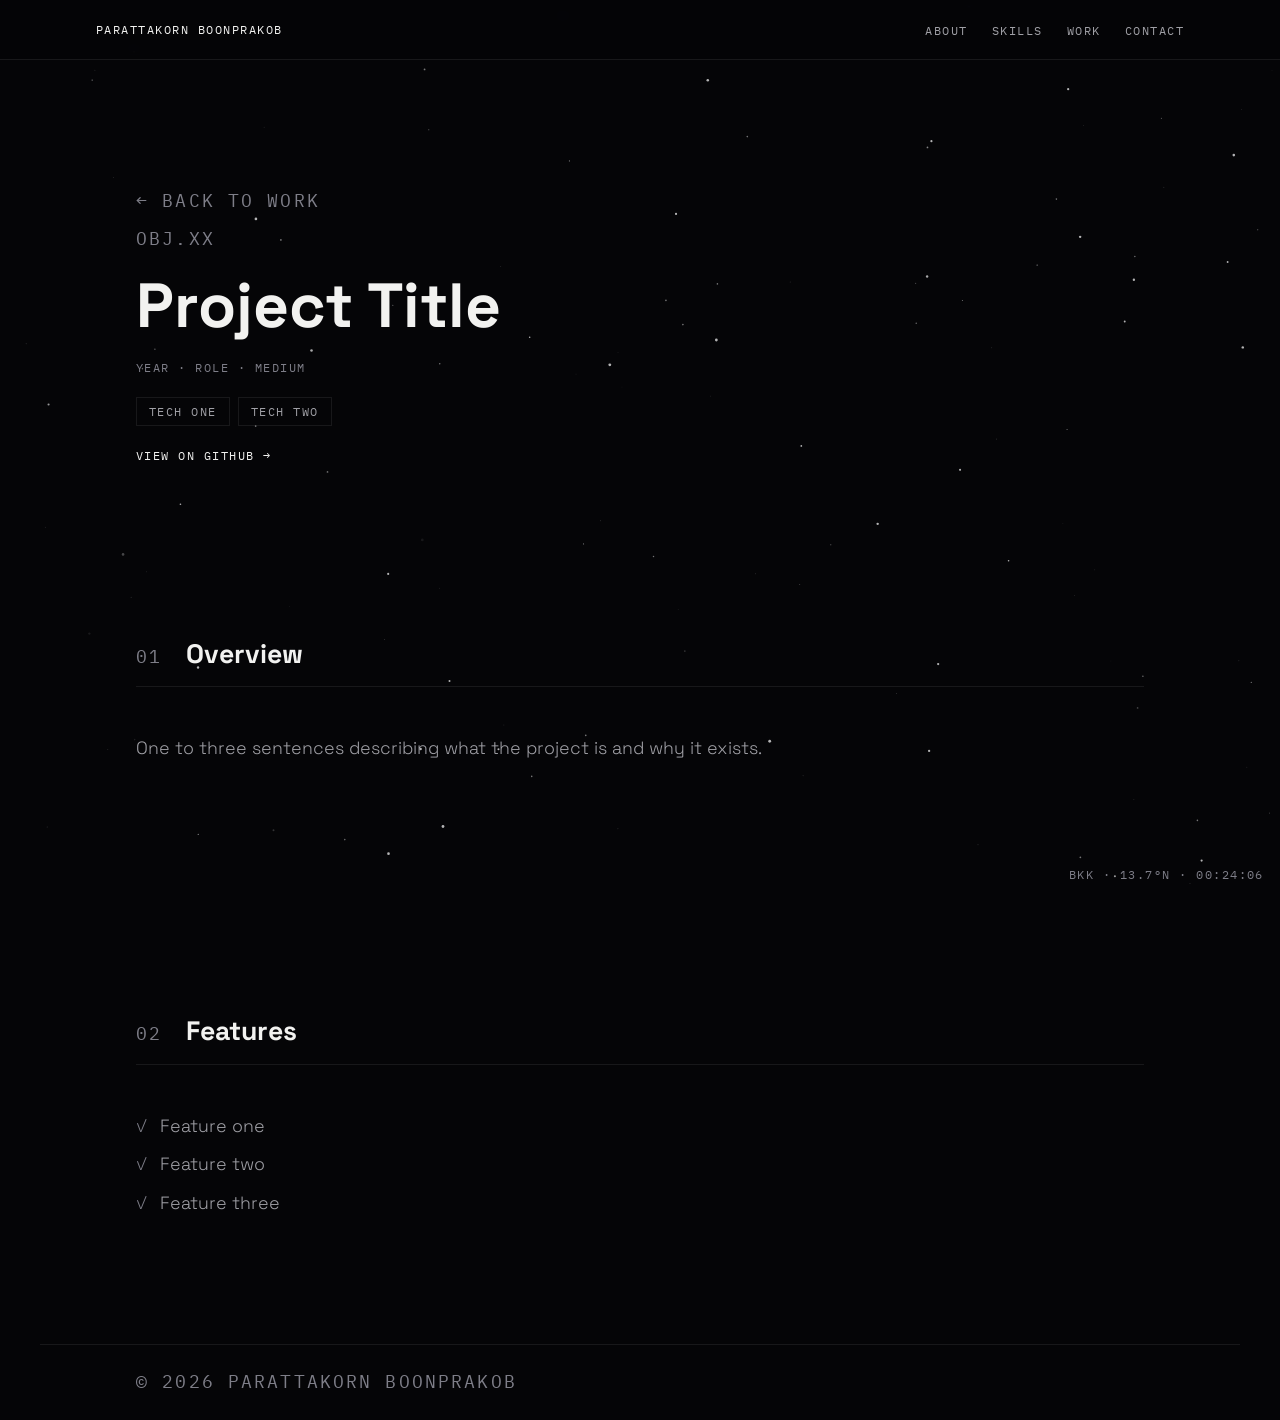
<file: work/_template.html>
<!doctype html>
<html lang="en">
<head>
  <meta charset="UTF-8">
  <meta name="viewport" content="width=device-width, initial-scale=1">
  <title>Project Title — Parattakorn Boonprakob</title>
  <meta name="description" content="One-line description of the project.">
  <meta name="theme-color" content="#050507">

  <link rel="icon" href="../assets/favicon/favicon.ico" sizes="32x32">
  <link rel="icon" href="../assets/favicon/favicon.svg" type="image/svg+xml">
  <link rel="apple-touch-icon" href="../assets/favicon/apple-touch-icon.png">

  <meta property="og:type" content="website">
  <meta property="og:title" content="Project Title — Parattakorn Boonprakob">
  <meta property="og:description" content="One-line description of the project.">
  <meta property="og:image" content="../assets/img/og-image.png">
  <meta name="twitter:card" content="summary_large_image">
  <meta name="twitter:title" content="Project Title — Parattakorn Boonprakob">
  <meta name="twitter:description" content="One-line description of the project.">
  <meta name="twitter:image" content="../assets/img/og-image.png">

  <script>document.documentElement.classList.add('js');</script>

  <link rel="preconnect" href="https://fonts.googleapis.com">
  <link rel="preconnect" href="https://fonts.gstatic.com" crossorigin>
  <link href="https://fonts.googleapis.com/css2?family=IBM+Plex+Mono:wght@400;500&family=Space+Grotesk:wght@300;500;700&display=swap" rel="stylesheet">

  <link rel="stylesheet" href="../assets/css/base.css">
  <link rel="stylesheet" href="../assets/css/layout.css">
  <link rel="stylesheet" href="../assets/css/components.css">
</head>
<body>
  <a class="skip-link mono" href="#main">Skip to content</a>

  <canvas id="starfield" class="starfield" aria-hidden="true"></canvas>

  <nav class="nav">
    <a class="nav__mark mono" href="../index.html"><span class="nav__mark-full">Parattakorn Boonprakob</span><span class="nav__mark-short">PB</span></a>
    <ul class="nav__links">
      <li><a class="nav__link mono" href="../index.html#about">About</a></li>
      <li><a class="nav__link mono" href="../index.html#skills">Skills</a></li>
      <li><a class="nav__link mono" href="../index.html#work">Work</a></li>
      <li><a class="nav__link mono" href="../index.html#contact">Contact</a></li>
    </ul>
  </nav>

  <main id="main">
    <section class="section project-hero reveal">
      <a class="back-link mono" href="../index.html#work">&larr; Back to Work</a>
      <span class="card__id mono">OBJ.XX</span>
      <h1 class="project-hero__title">Project Title</h1>
      <p class="card__meta mono">YEAR · ROLE · MEDIUM</p>
      <ul class="project-tags">
        <li class="tag mono">Tech One</li>
        <li class="tag mono">Tech Two</li>
      </ul>
      <a class="card__link mono" href="https://github.com/BackDooreDCIT/REPO" target="_blank" rel="noopener">View on GitHub</a>
    </section>

    <section class="section reveal">
      <div class="section__head">
        <span class="section__num mono">01</span>
        <h2>Overview</h2>
      </div>
      <div class="section__body">
        <p>One to three sentences describing what the project is and why it exists.</p>
      </div>
      <!-- <img class="project-image" src="../assets/img/REPO/preview.png" alt="Describe what the screenshot shows" width="1366" height="768" loading="lazy"> -->
    </section>

    <section class="section reveal">
      <div class="section__head">
        <span class="section__num mono">02</span>
        <h2>Features</h2>
      </div>
      <ul class="feature-list">
        <li>Feature one</li>
        <li>Feature two</li>
        <li>Feature three</li>
      </ul>
    </section>

    <footer class="site-footer mono">
      <p>&copy; 2026 Parattakorn Boonprakob</p>
    </footer>
  </main>

  <p class="coord-readout mono">BKK · 13.7°N · <span id="bkk-time"></span></p>

  <script src="../assets/js/starfield.js" defer></script>
  <script src="../assets/js/site.js" defer></script>
</body>
</html>
</file>
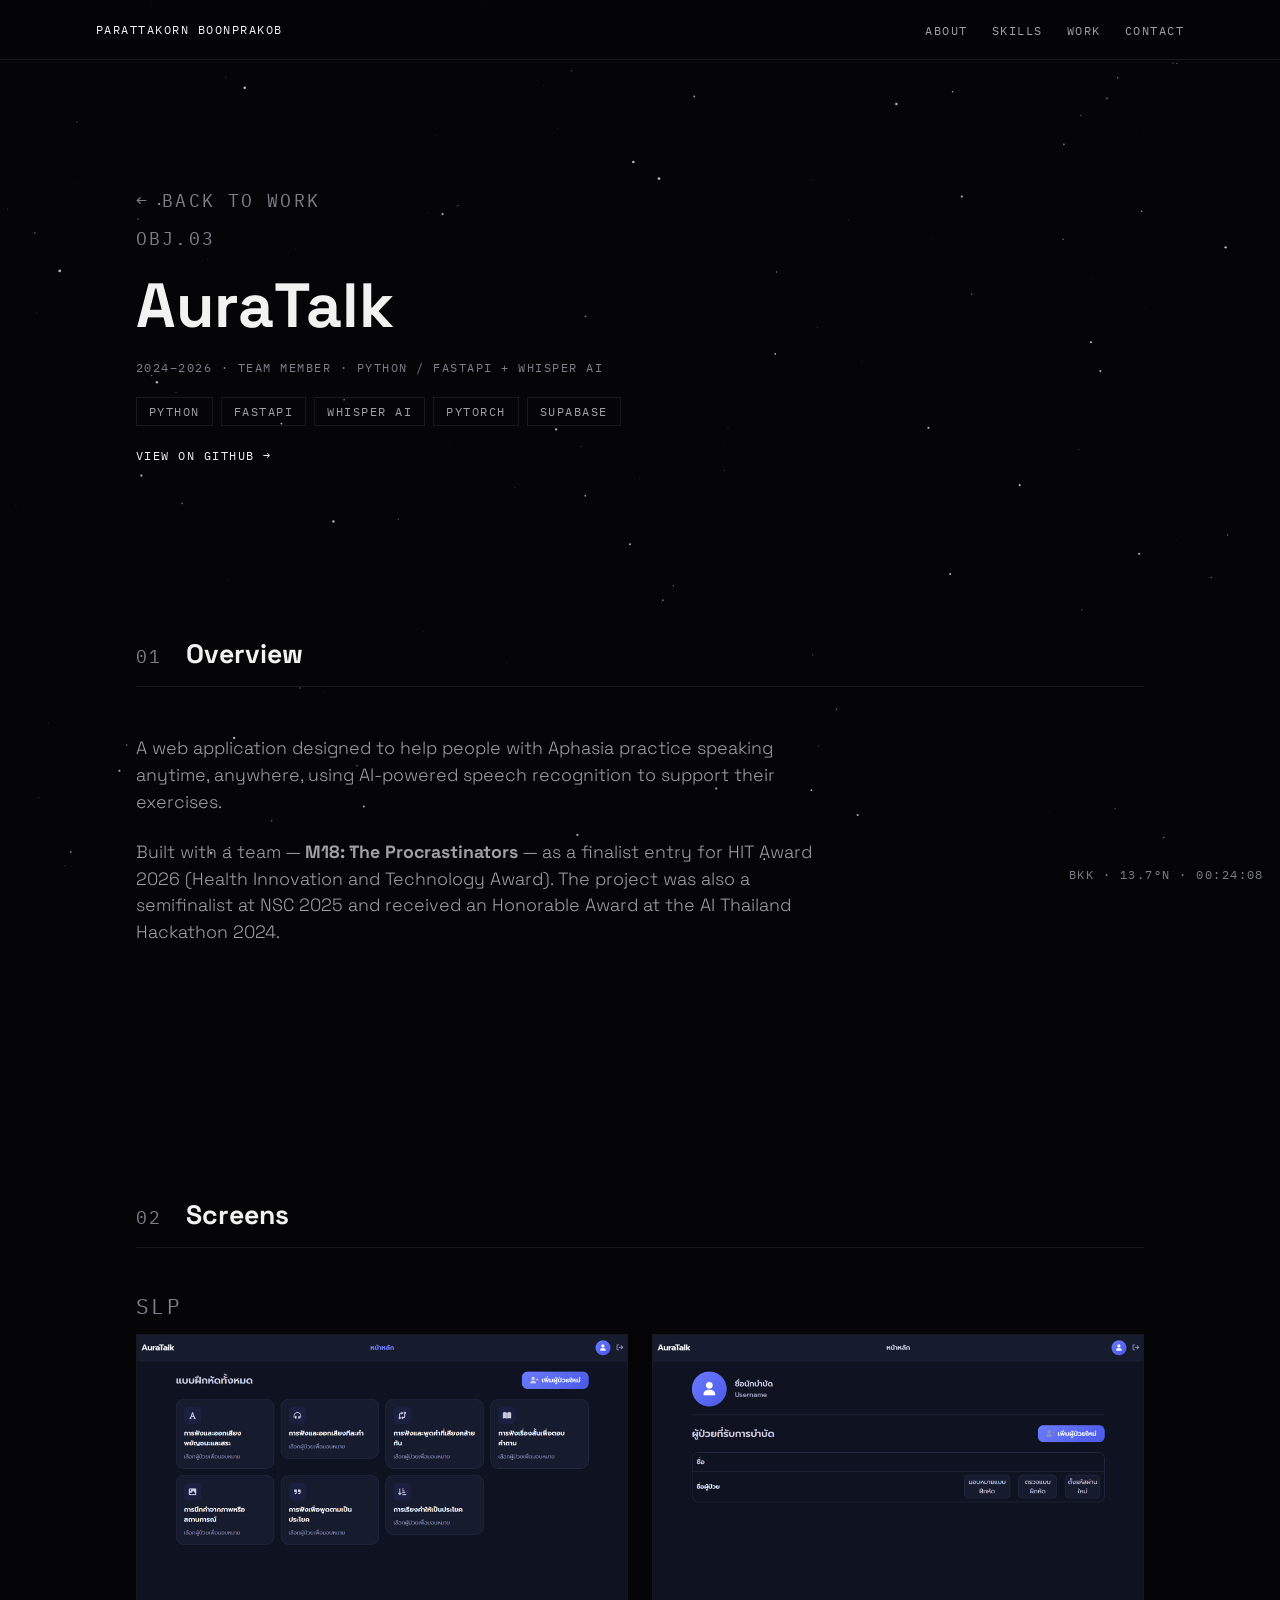
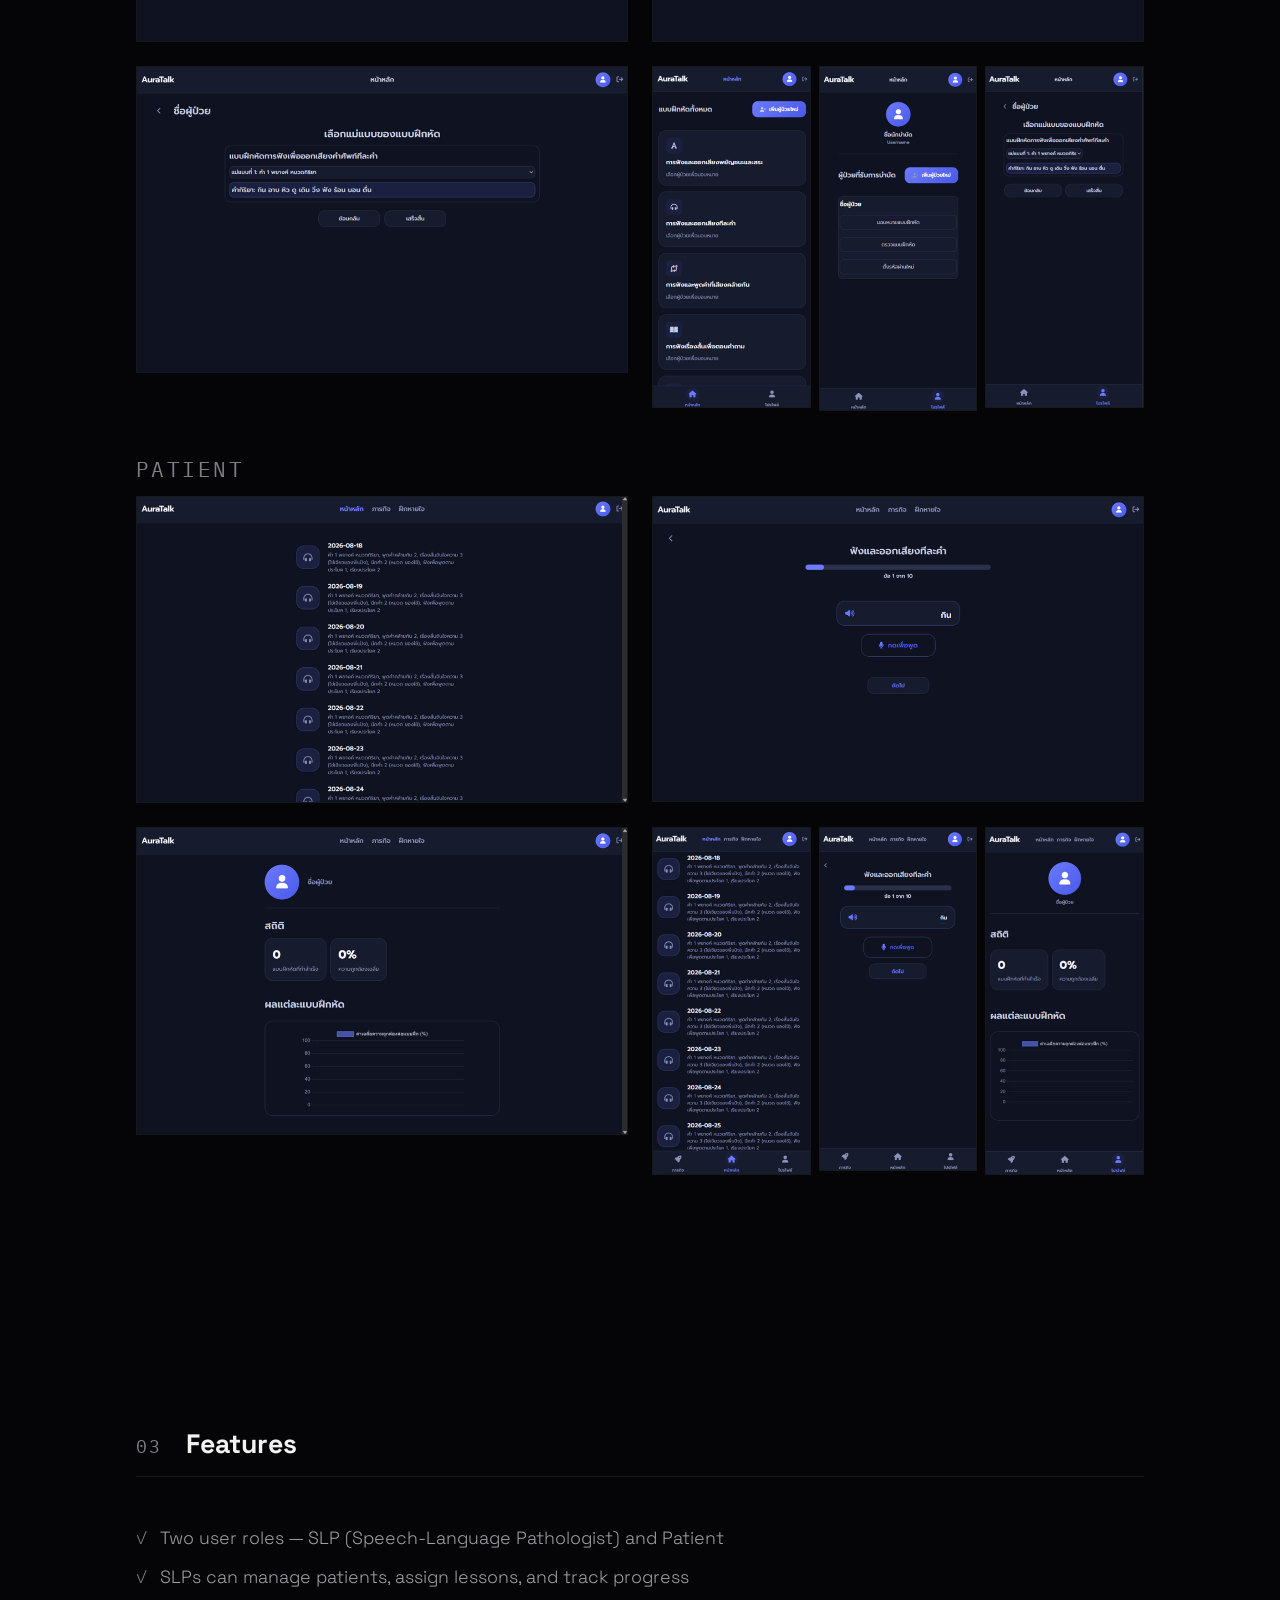
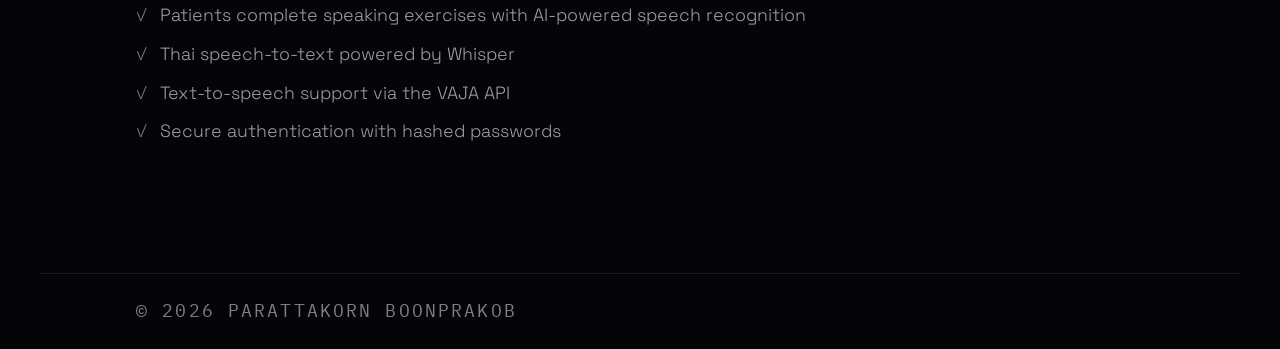
<file: work/auratalk.html>
<!doctype html>
<html lang="en">
<head>
  <meta charset="UTF-8">
  <meta name="viewport" content="width=device-width, initial-scale=1">
  <title>AuraTalk — Parattakorn Boonprakob</title>
  <meta name="description" content="AuraTalk — an AI-powered speech-practice web app for people with Aphasia, built for HIT Award 2026.">
  <meta name="theme-color" content="#050507">

  <link rel="icon" href="../assets/favicon/favicon.ico" sizes="32x32">
  <link rel="icon" href="../assets/favicon/favicon.svg" type="image/svg+xml">
  <link rel="apple-touch-icon" href="../assets/favicon/apple-touch-icon.png">

  <meta property="og:type" content="website">
  <meta property="og:title" content="AuraTalk — Parattakorn Boonprakob">
  <meta property="og:description" content="An AI-powered speech-practice web app for people with Aphasia, built for HIT Award 2026.">
  <meta property="og:image" content="../assets/img/og-image.png">
  <meta name="twitter:card" content="summary_large_image">
  <meta name="twitter:title" content="AuraTalk — Parattakorn Boonprakob">
  <meta name="twitter:description" content="An AI-powered speech-practice web app for people with Aphasia, built for HIT Award 2026.">
  <meta name="twitter:image" content="../assets/img/og-image.png">

  <script>document.documentElement.classList.add('js');</script>

  <link rel="preconnect" href="https://fonts.googleapis.com">
  <link rel="preconnect" href="https://fonts.gstatic.com" crossorigin>
  <link href="https://fonts.googleapis.com/css2?family=IBM+Plex+Mono:wght@400;500&family=Space+Grotesk:wght@300;500;700&display=swap" rel="stylesheet">

  <link rel="stylesheet" href="../assets/css/base.css">
  <link rel="stylesheet" href="../assets/css/layout.css">
  <link rel="stylesheet" href="../assets/css/components.css">
</head>
<body>
  <a class="skip-link mono" href="#main">Skip to content</a>

  <canvas id="starfield" class="starfield" aria-hidden="true"></canvas>

  <nav class="nav">
    <a class="nav__mark mono" href="../index.html"><span class="nav__mark-full">Parattakorn Boonprakob</span><span class="nav__mark-short">PB</span></a>
    <ul class="nav__links">
      <li><a class="nav__link mono" href="../index.html#about">About</a></li>
      <li><a class="nav__link mono" href="../index.html#skills">Skills</a></li>
      <li><a class="nav__link mono" href="../index.html#work">Work</a></li>
      <li><a class="nav__link mono" href="../index.html#contact">Contact</a></li>
    </ul>
  </nav>

  <main id="main">
    <section class="section project-hero reveal">
      <a class="back-link mono" href="../index.html#work">&larr; Back to Work</a>
      <span class="card__id mono">OBJ.03</span>
      <h1 class="project-hero__title">AuraTalk</h1>
      <p class="card__meta mono">2024–2026 · Team Member · Python / FastAPI + Whisper AI</p>
      <ul class="project-tags">
        <li class="tag mono">Python</li>
        <li class="tag mono">FastAPI</li>
        <li class="tag mono">Whisper AI</li>
        <li class="tag mono">PyTorch</li>
        <li class="tag mono">Supabase</li>
      </ul>
      <a class="card__link mono" href="https://github.com/BackDooreDCIT/AuraTalk" target="_blank" rel="noopener">View on GitHub</a>
    </section>

    <section class="section reveal">
      <div class="section__head">
        <span class="section__num mono">01</span>
        <h2>Overview</h2>
      </div>
      <div class="section__body">
        <p>A web application designed to help people with Aphasia practice speaking anytime, anywhere, using AI-powered speech recognition to support their exercises.</p>
        <p>Built with a team — <strong>M18: The Procrastinators</strong> — as a finalist entry for HIT Award 2026 (Health Innovation and Technology Award). The project was also a semifinalist at NSC 2025 and received an Honorable Award at the AI Thailand Hackathon 2024.</p>
      </div>
    </section>

    <section class="section reveal">
      <div class="section__head">
        <span class="section__num mono">02</span>
        <h2>Screens</h2>
      </div>

      <div class="screens-group">
        <h3 class="screens-group__title mono">SLP</h3>
        <div class="screens-grid">
          <img class="screen-img screen-img--desktop" src="../assets/img/auratalk/preview.png" alt="SLP dashboard with a grid of exercise types to assign" width="884" height="551" loading="lazy">
          <img class="screen-img screen-img--desktop" src="../assets/img/auratalk/slp-patients-desktop.png" alt="SLP patient list with assign, review, and reset-password actions" width="884" height="551" loading="lazy">
          <img class="screen-img screen-img--desktop" src="../assets/img/auratalk/slp-assign-desktop.png" alt="SLP screen for choosing an exercise template to assign" width="884" height="551" loading="lazy">
          <div class="screens-mobile-group">
            <img class="screen-img screen-img--mobile" src="../assets/img/auratalk/slp-exercises-mobile.png" alt="Mobile view of the SLP exercise dashboard" width="293" height="637" loading="lazy">
            <img class="screen-img screen-img--mobile" src="../assets/img/auratalk/slp-patients-mobile.png" alt="Mobile view of the SLP patient list" width="291" height="637" loading="lazy">
            <img class="screen-img screen-img--mobile" src="../assets/img/auratalk/slp-assign-mobile.png" alt="Mobile view of the SLP exercise template picker" width="293" height="637" loading="lazy">
          </div>
        </div>
      </div>

      <div class="screens-group">
        <h3 class="screens-group__title mono">Patient</h3>
        <div class="screens-grid">
          <img class="screen-img screen-img--desktop" src="../assets/img/auratalk/patient-log-desktop.png" alt="Patient view of assigned exercises by date" width="884" height="550" loading="lazy">
          <img class="screen-img screen-img--desktop" src="../assets/img/auratalk/patient-practice-desktop.png" alt="Patient speaking-practice screen with progress bar and record button" width="884" height="548" loading="lazy">
          <img class="screen-img screen-img--desktop" src="../assets/img/auratalk/patient-stats-desktop.png" alt="Patient stats screen with completion rate and accuracy chart" width="938" height="585" loading="lazy">
          <div class="screens-mobile-group">
            <img class="screen-img screen-img--mobile" src="../assets/img/auratalk/patient-log-mobile.png" alt="Mobile view of the patient's assigned exercises by date" width="289" height="637" loading="lazy">
            <img class="screen-img screen-img--mobile" src="../assets/img/auratalk/patient-practice-mobile.png" alt="Mobile view of the patient speaking-practice screen" width="292" height="637" loading="lazy">
            <img class="screen-img screen-img--mobile" src="../assets/img/auratalk/patient-stats-mobile.png" alt="Mobile view of the patient stats screen" width="289" height="637" loading="lazy">
          </div>
        </div>
      </div>
    </section>

    <section class="section reveal">
      <div class="section__head">
        <span class="section__num mono">03</span>
        <h2>Features</h2>
      </div>
      <ul class="feature-list">
        <li>Two user roles — SLP (Speech-Language Pathologist) and Patient</li>
        <li>SLPs can manage patients, assign lessons, and track progress</li>
        <li>Patients complete speaking exercises with AI-powered speech recognition</li>
        <li>Thai speech-to-text powered by Whisper</li>
        <li>Text-to-speech support via the VAJA API</li>
        <li>Secure authentication with hashed passwords</li>
      </ul>
    </section>

    <footer class="site-footer mono">
      <p>&copy; 2026 Parattakorn Boonprakob</p>
    </footer>
  </main>

  <p class="coord-readout mono">BKK · 13.7°N · <span id="bkk-time"></span></p>

  <script src="../assets/js/starfield.js" defer></script>
  <script src="../assets/js/site.js" defer></script>
</body>
</html>
</file>
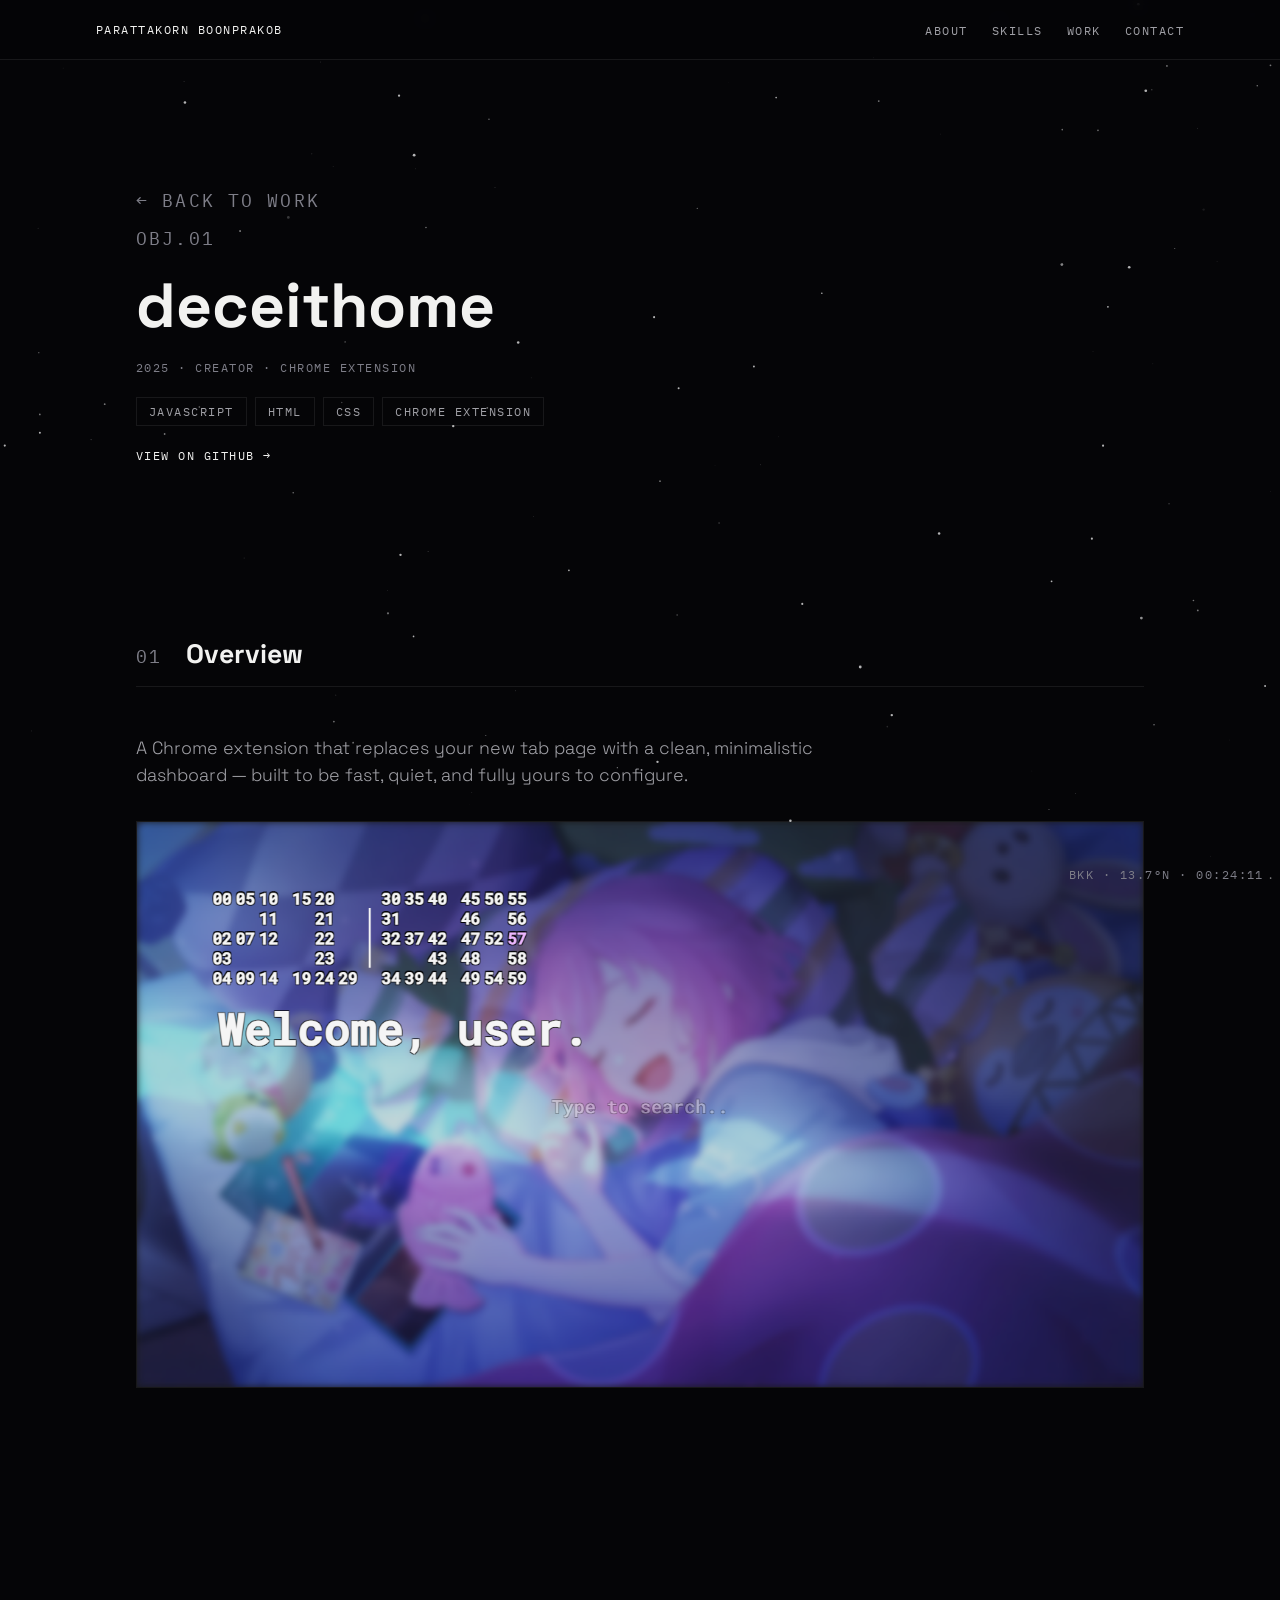
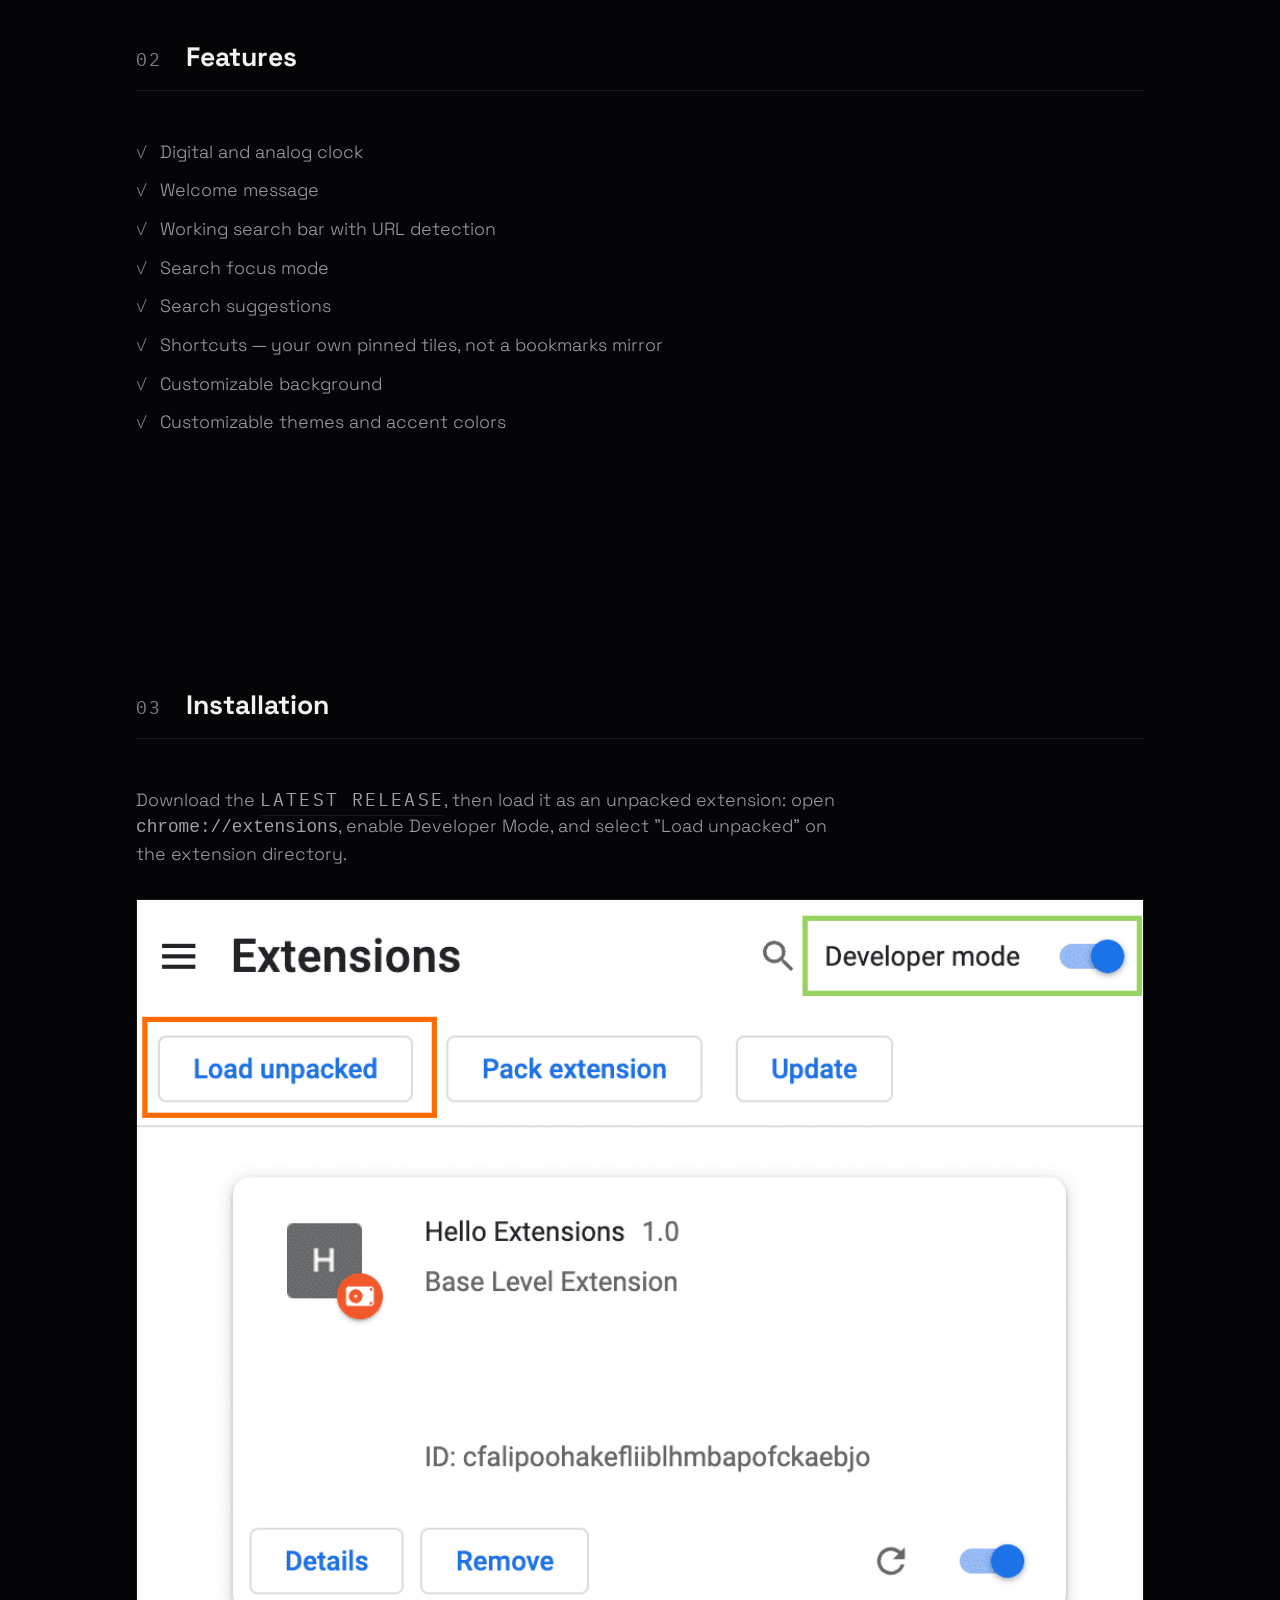
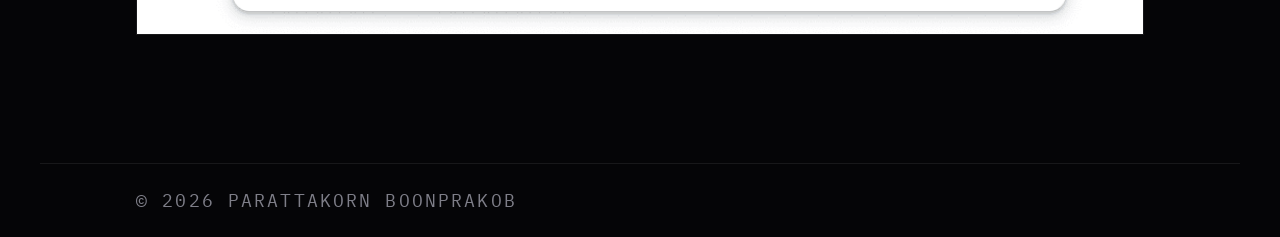
<file: work/deceithome.html>
<!doctype html>
<html lang="en">
<head>
  <meta charset="UTF-8">
  <meta name="viewport" content="width=device-width, initial-scale=1">
  <title>deceithome — Parattakorn Boonprakob</title>
  <meta name="description" content="deceithome — a Chrome extension for customizing your New Tab page into a clean, minimalistic page.">
  <meta name="theme-color" content="#050507">

  <link rel="icon" href="../assets/favicon/favicon.ico" sizes="32x32">
  <link rel="icon" href="../assets/favicon/favicon.svg" type="image/svg+xml">
  <link rel="apple-touch-icon" href="../assets/favicon/apple-touch-icon.png">

  <meta property="og:type" content="website">
  <meta property="og:title" content="deceithome — Parattakorn Boonprakob">
  <meta property="og:description" content="A Chrome extension for customizing your New Tab page into a clean, minimalistic page.">
  <meta property="og:image" content="../assets/img/og-image.png">
  <meta name="twitter:card" content="summary_large_image">
  <meta name="twitter:title" content="deceithome — Parattakorn Boonprakob">
  <meta name="twitter:description" content="A Chrome extension for customizing your New Tab page into a clean, minimalistic page.">
  <meta name="twitter:image" content="../assets/img/og-image.png">

  <script>document.documentElement.classList.add('js');</script>

  <link rel="preconnect" href="https://fonts.googleapis.com">
  <link rel="preconnect" href="https://fonts.gstatic.com" crossorigin>
  <link href="https://fonts.googleapis.com/css2?family=IBM+Plex+Mono:wght@400;500&family=Space+Grotesk:wght@300;500;700&display=swap" rel="stylesheet">

  <link rel="stylesheet" href="../assets/css/base.css">
  <link rel="stylesheet" href="../assets/css/layout.css">
  <link rel="stylesheet" href="../assets/css/components.css">
</head>
<body>
  <a class="skip-link mono" href="#main">Skip to content</a>

  <canvas id="starfield" class="starfield" aria-hidden="true"></canvas>

  <nav class="nav">
    <a class="nav__mark mono" href="../index.html"><span class="nav__mark-full">Parattakorn Boonprakob</span><span class="nav__mark-short">PB</span></a>
    <ul class="nav__links">
      <li><a class="nav__link mono" href="../index.html#about">About</a></li>
      <li><a class="nav__link mono" href="../index.html#skills">Skills</a></li>
      <li><a class="nav__link mono" href="../index.html#work">Work</a></li>
      <li><a class="nav__link mono" href="../index.html#contact">Contact</a></li>
    </ul>
  </nav>

  <main id="main">
    <section class="section project-hero reveal">
      <a class="back-link mono" href="../index.html#work">&larr; Back to Work</a>
      <span class="card__id mono">OBJ.01</span>
      <h1 class="project-hero__title">deceithome</h1>
      <p class="card__meta mono">2025 · Creator · Chrome Extension</p>
      <ul class="project-tags">
        <li class="tag mono">JavaScript</li>
        <li class="tag mono">HTML</li>
        <li class="tag mono">CSS</li>
        <li class="tag mono">Chrome Extension</li>
      </ul>
      <a class="card__link mono" href="https://github.com/BackDooreDCIT/deceithome" target="_blank" rel="noopener">View on GitHub</a>
    </section>

    <section class="section reveal">
      <div class="section__head">
        <span class="section__num mono">01</span>
        <h2>Overview</h2>
      </div>
      <div class="section__body">
        <p>A Chrome extension that replaces your new tab page with a clean, minimalistic dashboard — built to be fast, quiet, and fully yours to configure.</p>
      </div>
      <img class="project-image" src="../assets/img/deceithome/preview.png" alt="deceithome new tab page showing a digital clock, search bar, and pinned shortcut tiles over a custom background" width="1366" height="768" loading="lazy">
    </section>

    <section class="section reveal">
      <div class="section__head">
        <span class="section__num mono">02</span>
        <h2>Features</h2>
      </div>
      <ul class="feature-list">
        <li>Digital and analog clock</li>
        <li>Welcome message</li>
        <li>Working search bar with URL detection</li>
        <li>Search focus mode</li>
        <li>Search suggestions</li>
        <li>Shortcuts — your own pinned tiles, not a bookmarks mirror</li>
        <li>Customizable background</li>
        <li>Customizable themes and accent colors</li>
      </ul>
    </section>

    <section class="section reveal">
      <div class="section__head">
        <span class="section__num mono">03</span>
        <h2>Installation</h2>
      </div>
      <div class="section__body">
        <p>Download the <a class="contact__link mono" href="https://github.com/BackDooreDCIT/deceithome/releases" target="_blank" rel="noopener">latest release</a>, then load it as an unpacked extension: open <code>chrome://extensions</code>, enable Developer Mode, and select "Load unpacked" on the extension directory.</p>
      </div>
      <img class="project-image" src="../assets/img/deceithome/guide.png" alt="Chrome extensions page showing Developer Mode enabled and the Load unpacked button" width="966" height="704" loading="lazy">
    </section>

    <footer class="site-footer mono">
      <p>&copy; 2026 Parattakorn Boonprakob</p>
    </footer>
  </main>

  <p class="coord-readout mono">BKK · 13.7°N · <span id="bkk-time"></span></p>

  <script src="../assets/js/starfield.js" defer></script>
  <script src="../assets/js/site.js" defer></script>
</body>
</html>
</file>
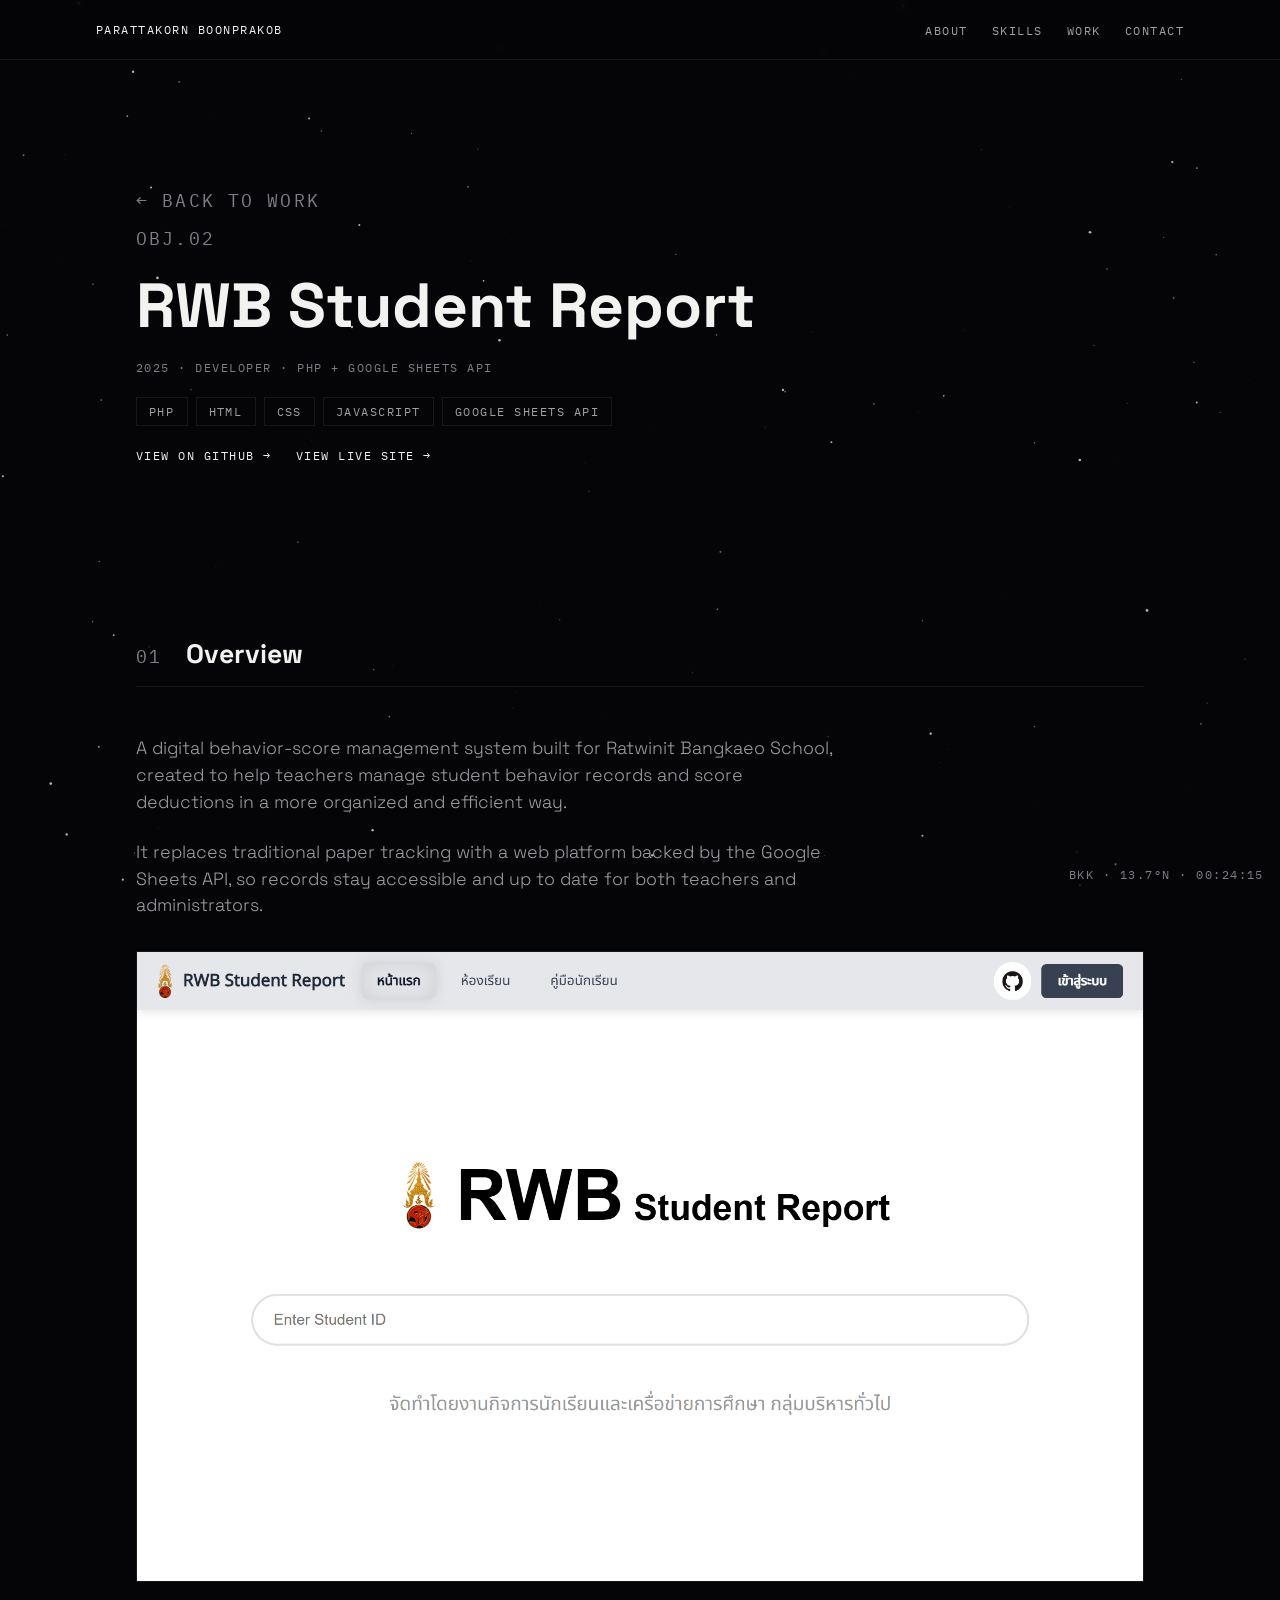
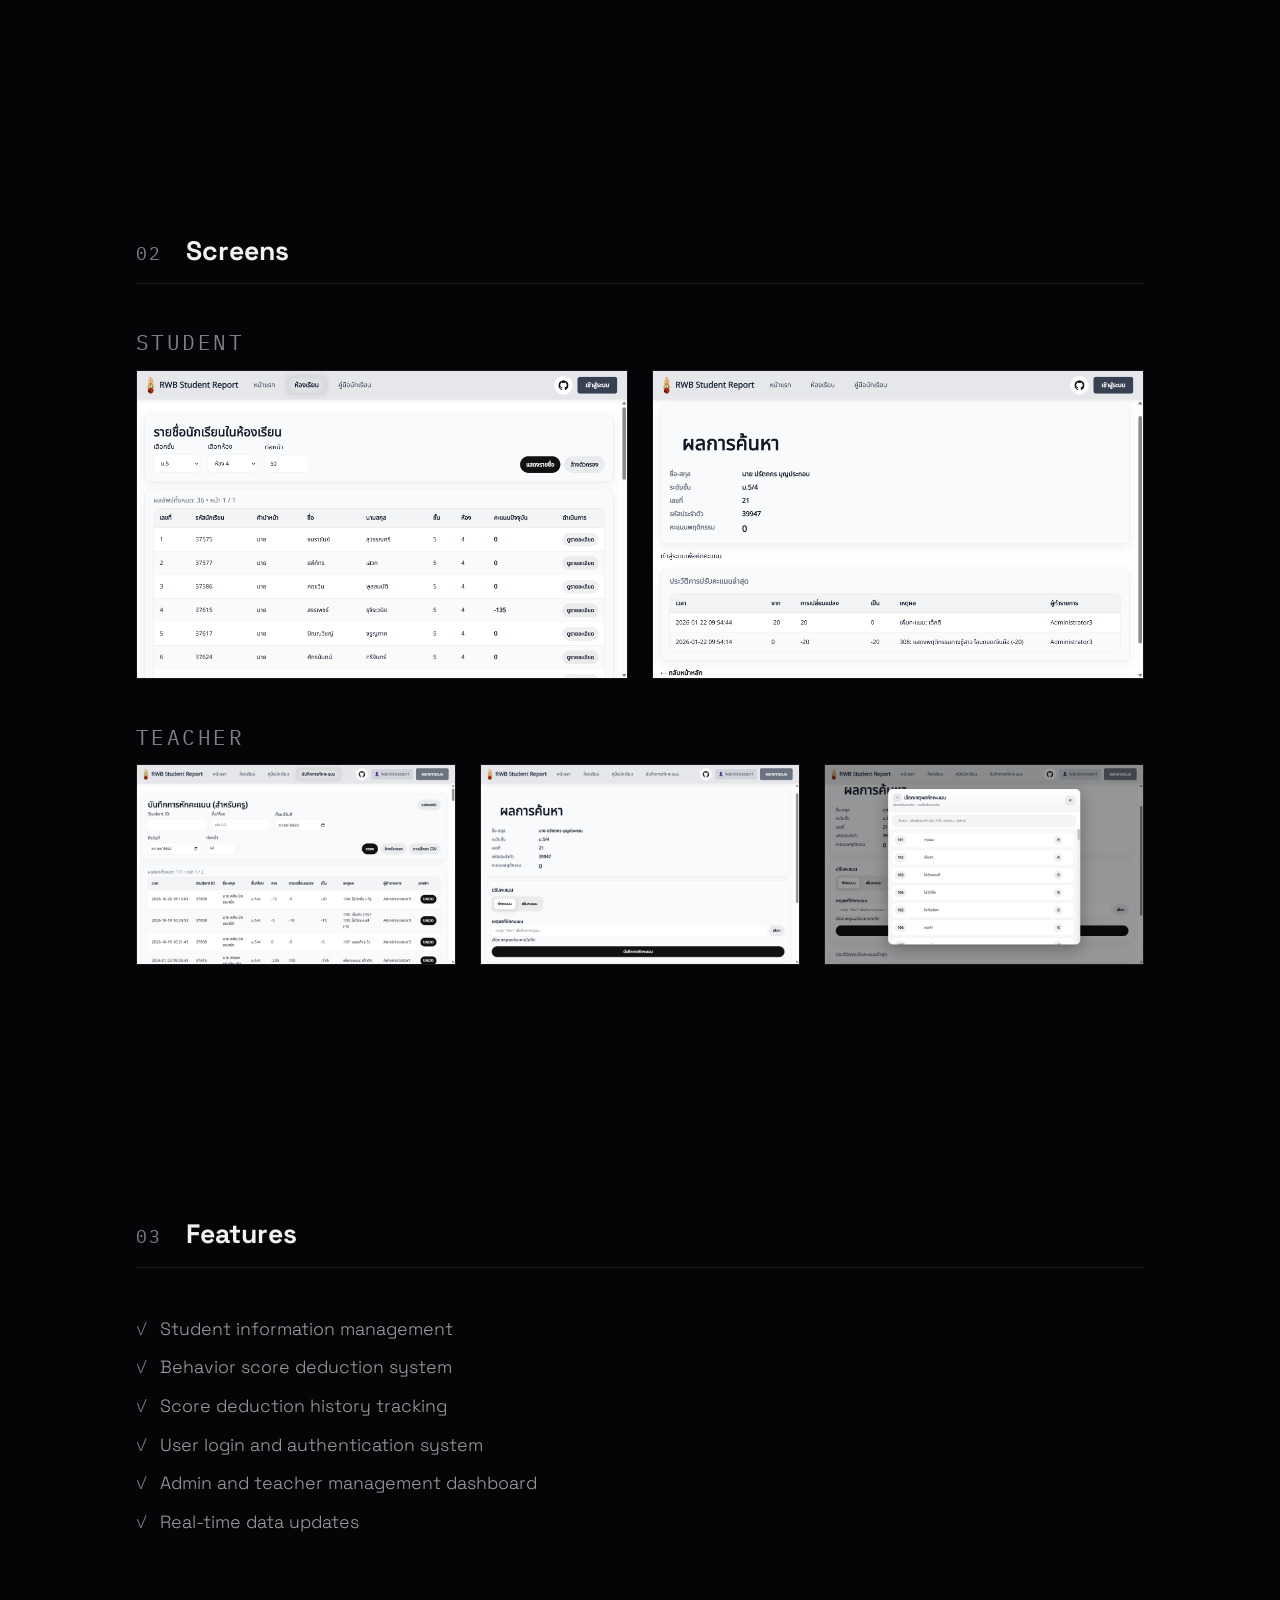
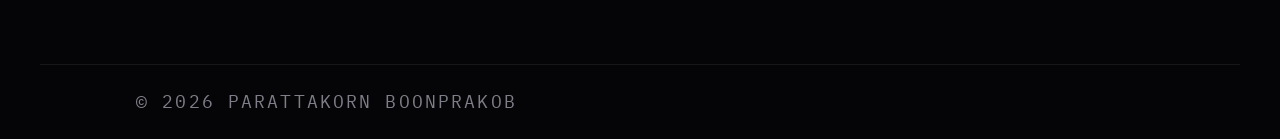
<file: work/rwb-student-report.html>
<!doctype html>
<html lang="en">
<head>
  <meta charset="UTF-8">
  <meta name="viewport" content="width=device-width, initial-scale=1">
  <title>RWB Student Report — Parattakorn Boonprakob</title>
  <meta name="description" content="RWB Student Report — a digital behavior-score management system for Ratwinit Bangkaeo School.">
  <meta name="theme-color" content="#050507">

  <link rel="icon" href="../assets/favicon/favicon.ico" sizes="32x32">
  <link rel="icon" href="../assets/favicon/favicon.svg" type="image/svg+xml">
  <link rel="apple-touch-icon" href="../assets/favicon/apple-touch-icon.png">

  <meta property="og:type" content="website">
  <meta property="og:title" content="RWB Student Report — Parattakorn Boonprakob">
  <meta property="og:description" content="A digital behavior-score management system for Ratwinit Bangkaeo School.">
  <meta property="og:image" content="../assets/img/og-image.png">
  <meta name="twitter:card" content="summary_large_image">
  <meta name="twitter:title" content="RWB Student Report — Parattakorn Boonprakob">
  <meta name="twitter:description" content="A digital behavior-score management system for Ratwinit Bangkaeo School.">
  <meta name="twitter:image" content="../assets/img/og-image.png">

  <script>document.documentElement.classList.add('js');</script>

  <link rel="preconnect" href="https://fonts.googleapis.com">
  <link rel="preconnect" href="https://fonts.gstatic.com" crossorigin>
  <link href="https://fonts.googleapis.com/css2?family=IBM+Plex+Mono:wght@400;500&family=Space+Grotesk:wght@300;500;700&display=swap" rel="stylesheet">

  <link rel="stylesheet" href="../assets/css/base.css">
  <link rel="stylesheet" href="../assets/css/layout.css">
  <link rel="stylesheet" href="../assets/css/components.css">
</head>
<body>
  <a class="skip-link mono" href="#main">Skip to content</a>

  <canvas id="starfield" class="starfield" aria-hidden="true"></canvas>

  <nav class="nav">
    <a class="nav__mark mono" href="../index.html"><span class="nav__mark-full">Parattakorn Boonprakob</span><span class="nav__mark-short">PB</span></a>
    <ul class="nav__links">
      <li><a class="nav__link mono" href="../index.html#about">About</a></li>
      <li><a class="nav__link mono" href="../index.html#skills">Skills</a></li>
      <li><a class="nav__link mono" href="../index.html#work">Work</a></li>
      <li><a class="nav__link mono" href="../index.html#contact">Contact</a></li>
    </ul>
  </nav>

  <main id="main">
    <section class="section project-hero reveal">
      <a class="back-link mono" href="../index.html#work">&larr; Back to Work</a>
      <span class="card__id mono">OBJ.02</span>
      <h1 class="project-hero__title">RWB Student Report</h1>
      <p class="card__meta mono">2025 · Developer · PHP + Google Sheets API</p>
      <ul class="project-tags">
        <li class="tag mono">PHP</li>
        <li class="tag mono">HTML</li>
        <li class="tag mono">CSS</li>
        <li class="tag mono">JavaScript</li>
        <li class="tag mono">Google Sheets API</li>
      </ul>
      <div class="project-links">
        <a class="card__link mono" href="https://github.com/BackDooreDCIT/RWB-StudentReport" target="_blank" rel="noopener">View on GitHub</a>
        <a class="card__link mono" href="https://rwbstudentreport.rf.gd/" target="_blank" rel="noopener">View Live Site</a>
      </div>
    </section>

    <section class="section reveal">
      <div class="section__head">
        <span class="section__num mono">01</span>
        <h2>Overview</h2>
      </div>
      <div class="section__body">
        <p>A digital behavior-score management system built for Ratwinit Bangkaeo School, created to help teachers manage student behavior records and score deductions in a more organized and efficient way.</p>
        <p>It replaces traditional paper tracking with a web platform backed by the Google Sheets API, so records stay accessible and up to date for both teachers and administrators.</p>
      </div>
      <img class="project-image" src="../assets/img/rwb-student-report/preview.png" alt="RWB Student Report login page with a student ID field" width="1920" height="1200" loading="lazy">
    </section>

    <section class="section reveal">
      <div class="section__head">
        <span class="section__num mono">02</span>
        <h2>Screens</h2>
      </div>

      <div class="screens-group">
        <h3 class="screens-group__title mono">Student</h3>
        <div class="screens-plain-grid">
          <img class="screen-img screen-img--desktop" src="../assets/img/rwb-student-report/student-roster.png" alt="Class roster showing students in a room with a view-details button" width="1920" height="1200" loading="lazy">
          <img class="screen-img screen-img--desktop" src="../assets/img/rwb-student-report/student-result.png" alt="Student search result showing name, class, and current behavior score" width="1920" height="1200" loading="lazy">
        </div>
      </div>

      <div class="screens-group">
        <h3 class="screens-group__title mono">Teacher</h3>
        <div class="screens-plain-grid">
          <img class="screen-img screen-img--desktop" src="../assets/img/rwb-student-report/teacher-log.png" alt="Teacher deduction log with filters and an undo action per entry" width="1920" height="1200" loading="lazy">
          <img class="screen-img screen-img--desktop" src="../assets/img/rwb-student-report/teacher-adjust.png" alt="Teacher view of a student's record with a score adjustment panel" width="1920" height="1200" loading="lazy">
          <img class="screen-img screen-img--desktop" src="../assets/img/rwb-student-report/teacher-reason-picker.png" alt="Modal for selecting a deduction reason from a searchable list" width="1920" height="1200" loading="lazy">
        </div>
      </div>
    </section>

    <section class="section reveal">
      <div class="section__head">
        <span class="section__num mono">03</span>
        <h2>Features</h2>
      </div>
      <ul class="feature-list">
        <li>Student information management</li>
        <li>Behavior score deduction system</li>
        <li>Score deduction history tracking</li>
        <li>User login and authentication system</li>
        <li>Admin and teacher management dashboard</li>
        <li>Real-time data updates</li>
      </ul>
    </section>

    <footer class="site-footer mono">
      <p>&copy; 2026 Parattakorn Boonprakob</p>
    </footer>
  </main>

  <p class="coord-readout mono">BKK · 13.7°N · <span id="bkk-time"></span></p>

  <script src="../assets/js/starfield.js" defer></script>
  <script src="../assets/js/site.js" defer></script>
</body>
</html>
</file>
<file: assets/css/base.css>
/* Reset */
*, *::before, *::after { box-sizing: border-box; }
* { margin: 0; }
html { -webkit-text-size-adjust: 100%; }
body { min-height: 100vh; line-height: 1.5; -webkit-font-smoothing: antialiased; }
img, picture, svg, canvas, video { display: block; max-width: 100%; }
input, button, textarea { font: inherit; color: inherit; }
a { color: inherit; text-decoration: none; }

@media (prefers-reduced-motion: no-preference) {
  html { scroll-behavior: smooth; }
}

/* Tokens */
:root {
  --ink-void: #050507;
  --ink-raised: #0B0B0F;
  --ink-card: #15151A;
  --line: rgba(255, 255, 255, .08);
  --line-hover: rgba(255, 255, 255, .22);
  --text-primary: #F2F2F0;
  --text-secondary: #A0A0A6;
  --text-muted: #7E7E88;
  --glow: rgba(255, 255, 255, .65);

  --font-display: 'Space Grotesk', system-ui, sans-serif;
  --font-mono: 'IBM Plex Mono', ui-monospace, monospace;

  --fs-eyebrow: clamp(.75rem, .7rem + .1vw, .875rem);
  --fs-body: clamp(1rem, .95rem + .2vw, 1.125rem);
  --fs-h2: clamp(1.75rem, 1.4rem + 1.5vw, 2.75rem);
  --fs-h1: clamp(2.75rem, 2rem + 4vw, 6rem);

  --space-1: 4px;
  --space-2: 8px;
  --space-3: 12px;
  --space-4: 16px;
  --space-5: 24px;
  --space-6: 32px;
  --space-7: 48px;
  --space-8: 64px;
  --space-9: 96px;
  --space-10: 128px;
  --space-11: 192px;
}

body {
  background: var(--ink-void);
  color: var(--text-primary);
  font-family: var(--font-display);
  font-weight: 300;
  font-size: var(--fs-body);
}

h1, h2, h3 {
  font-family: var(--font-display);
  font-weight: 700;
  line-height: 1.05;
}

.mono {
  font-family: var(--font-mono);
  font-weight: 400;
  letter-spacing: .12em;
  text-transform: uppercase;
}

/* Focus */
:focus-visible {
  outline: 1px solid var(--text-primary);
  outline-offset: 2px;
}

/* Skip link */
.skip-link {
  position: absolute;
  left: var(--space-4);
  top: -48px;
  padding: var(--space-2) var(--space-4);
  background: var(--ink-card);
  border: 1px solid var(--line);
  font-family: var(--font-mono);
  font-size: var(--fs-eyebrow);
  z-index: 100;
  transition: top .2s ease;
}

.skip-link:focus-visible {
  top: var(--space-4);
}
</file>
<file: assets/css/layout.css>
.starfield {
  position: fixed;
  inset: 0;
  z-index: -1;
  pointer-events: none;
}

main {
  position: relative;
}

/* Nav */
.nav {
  position: sticky;
  top: 0;
  z-index: 20;
  display: flex;
  align-items: center;
  justify-content: space-between;
  gap: var(--space-4);
  flex-wrap: wrap;
  padding: var(--space-4) var(--space-5);
  border-bottom: 1px solid var(--line);
  background: rgba(5, 5, 7, .72);
  backdrop-filter: blur(6px);
}

.nav__mark {
  font-size: var(--fs-eyebrow);
}

.nav__mark-full {
  display: none;
}

@media (min-width: 900px) {
  .nav__mark-full { display: inline; }
  .nav__mark-short { display: none; }
}

.nav__links {
  display: flex;
  gap: var(--space-5);
  flex-wrap: wrap;
  list-style: none;
  padding: 0;
}

@media (min-width: 768px) {
  .nav { padding: var(--space-4) var(--space-9); }
}

.hero {
  min-height: calc(100vh - var(--nav-h, 72px));
  display: flex;
  flex-direction: column;
  justify-content: center;
  gap: var(--space-8);
  padding: var(--space-5);
  max-width: 1200px;
  margin: 0 auto;
}

.hero__content {
  max-width: 640px;
}

.hero__portrait {
  display: none;
}

.hero__eyebrow {
  color: var(--text-secondary);
  margin-bottom: var(--space-4);
}

.hero__aka {
  color: var(--text-muted);
  margin-top: var(--space-3);
}

.hero__name {
  font-size: var(--fs-h1);
  letter-spacing: -.01em;
}

.hero__role {
  margin-top: var(--space-5);
  color: var(--text-secondary);
  font-size: var(--fs-h2);
  font-weight: 300;
  max-width: 24ch;
}

.hero__cue {
  margin-top: var(--space-6);
  color: var(--text-muted);
}

/* Sections */
.section {
  max-width: 1200px;
  margin: 0 auto;
  padding: var(--space-9) var(--space-5);
}

.section__head {
  display: flex;
  align-items: baseline;
  gap: var(--space-5);
  margin-bottom: var(--space-7);
  border-bottom: 1px solid var(--line);
  padding-bottom: var(--space-4);
}

.section__num {
  color: var(--text-muted);
}

.section__body {
  max-width: 64ch;
  display: flex;
  flex-direction: column;
  gap: var(--space-5);
  color: var(--text-secondary);
}

@media (min-width: 768px) {
  .section { padding: var(--space-10) var(--space-9); }
}

/* About */
.about-layout {
  display: flex;
  flex-direction: column;
  gap: var(--space-6);
}

.about-photo {
  width: 100%;
  max-width: 240px;
  height: auto;
  flex: 0 0 auto;
  -webkit-user-select: none;
  user-select: none;
  -webkit-user-drag: none;
  -webkit-touch-callout: none;
}

#about .section__body p {
  font-size: clamp(1.0625rem, 1rem + .3vw, 1.25rem);
}

.about-facts {
  display: flex;
  flex-direction: column;
  gap: var(--space-2);
  margin-top: var(--space-2);
  padding-top: var(--space-5);
  border-top: 1px solid var(--line);
  list-style: none;
  color: var(--text-secondary);
  font-size: var(--fs-eyebrow);
}

.about-facts li {
  display: flex;
  flex-direction: column;
  gap: var(--space-1);
}

.about-facts__label {
  display: block;
  color: var(--text-muted);
}

@media (min-width: 480px) {
  .about-facts li {
    flex-direction: row;
    gap: 0;
  }

  .about-facts__label {
    display: inline-block;
    min-width: 130px;
  }
}

@media (min-width: 640px) {
  .about-layout {
    flex-direction: row;
    align-items: flex-start;
  }
}

/* Work grid */
.work-grid {
  display: grid;
  gap: var(--space-5);
  grid-template-columns: 1fr;
}

@media (min-width: 640px) {
  .work-grid { grid-template-columns: repeat(2, 1fr); }
}

@media (min-width: 1024px) {
  .work-grid { grid-template-columns: repeat(3, 1fr); }
}

.work-more {
  margin-top: var(--space-6);
  color: var(--text-secondary);
}

/* Skills */
.skills-grid {
  display: grid;
  gap: var(--space-7) var(--space-6);
  grid-template-columns: 1fr;
}

.skill-group {
  padding-top: var(--space-4);
  border-top: 1px solid var(--line);
}

@media (min-width: 640px) {
  .skills-grid { grid-template-columns: repeat(2, 1fr); }
}

@media (min-width: 1024px) {
  .skills-grid { grid-template-columns: repeat(3, 1fr); }
}

/* Contact */
.contact {
  display: flex;
  flex-direction: column;
  gap: var(--space-6);
}

.contact__links {
  display: flex;
  flex-direction: column;
  gap: var(--space-4);
  list-style: none;
  padding: 0;
}

@media (min-width: 480px) {
  .contact__links {
    flex-direction: row;
    flex-wrap: wrap;
    gap: var(--space-5);
  }
}

/* Project page */
.project-hero {
  display: flex;
  flex-direction: column;
  align-items: flex-start;
  gap: var(--space-3);
  padding-bottom: var(--space-7);
}

.project-hero__title {
  font-size: clamp(2rem, 1.5rem + 3vw, 4rem);
  margin: var(--space-2) 0;
}

.project-tags {
  display: flex;
  flex-wrap: wrap;
  gap: var(--space-2);
  list-style: none;
  padding: 0;
  margin: var(--space-2) 0;
}

.project-image {
  width: 100%;
  height: auto;
  margin-top: var(--space-6);
  border: 1px solid var(--line);
}

.project-links {
  display: flex;
  flex-wrap: wrap;
  gap: var(--space-5);
}

.project-links .card__link {
  margin-top: 0;
}

/* Screens gallery */
.screens-group {
  margin-top: var(--space-7);
}

.screens-group:first-child {
  margin-top: 0;
}

.screens-group__title {
  color: var(--text-muted);
  margin-bottom: var(--space-4);
}

.screens-grid {
  display: grid;
  grid-template-columns: 1fr 1fr;
  gap: var(--space-5);
}

.screens-plain-grid {
  display: grid;
  grid-template-columns: repeat(auto-fit, minmax(280px, 1fr));
  gap: var(--space-5);
}

.screen-img {
  border: 1px solid var(--line);
  max-width: 100%;
}

.screen-img--desktop {
  width: 100%;
  height: auto;
}

.screens-mobile-group {
  display: flex;
  align-items: flex-start;
  gap: var(--space-2);
}

.screen-img--mobile {
  flex: 1 1 0;
  width: auto;
  min-width: 0;
  height: auto;
}

@media (max-width: 639px) {
  .screens-grid {
    grid-template-columns: 1fr;
  }
}

.feature-list {
  list-style: none;
  padding: 0;
  display: flex;
  flex-direction: column;
  gap: var(--space-3);
  max-width: 64ch;
  color: var(--text-secondary);
}

/* Error page */
.error-page {
  min-height: 80vh;
  display: flex;
  flex-direction: column;
  justify-content: center;
  gap: var(--space-4);
  align-items: flex-start;
}

.error-page__title {
  font-size: var(--fs-h1);
}

/* Footer */
.site-footer {
  max-width: 1200px;
  margin: 0 auto;
  padding: var(--space-5);
  border-top: 1px solid var(--line);
  color: var(--text-muted);
}

@media (min-width: 768px) {
  .site-footer { padding: var(--space-5) var(--space-9); }
}

.coord-readout {
  position: fixed;
  right: var(--space-4);
  bottom: var(--space-4);
  color: var(--text-muted);
  font-size: var(--fs-eyebrow);
  z-index: 10;
}

@media (min-width: 768px) {
  .hero {
    padding: var(--space-6) var(--space-9);
    flex-direction: row;
    align-items: center;
    justify-content: space-between;
  }

  .hero__portrait {
    display: block;
    flex: 0 0 auto;
    width: clamp(220px, 26vw, 340px);
  }

  .hero__portrait canvas {
    display: block;
    width: 100%;
    height: auto;
  }
}
</file>
<file: assets/css/components.css>
/* Nav links */
.nav__link {
  color: var(--text-secondary);
  font-size: var(--fs-eyebrow);
  padding-bottom: var(--space-1);
  border-bottom: 1px solid transparent;
}

.nav__link:hover,
.nav__link.is-active {
  color: var(--text-primary);
  border-bottom-color: var(--line-hover);
}

/* Cards */
.card {
  position: relative;
  display: flex;
  flex-direction: column;
  background: var(--ink-card);
  border: 1px solid var(--line);
  overflow: hidden;
  transition: border-color .4s ease;
}

.card__media {
  aspect-ratio: 16 / 9;
  overflow: hidden;
  border-bottom: 1px solid var(--line);
}

.card__media img {
  width: 100%;
  height: 100%;
  object-fit: cover;
  filter: grayscale(.2) brightness(.9);
  transition: filter .4s ease;
}

.card:hover .card__media img,
.card:focus-within .card__media img {
  filter: grayscale(0) brightness(1);
}

.card__body {
  display: flex;
  flex-direction: column;
  gap: var(--space-3);
  padding: var(--space-5);
  flex: 1;
}

.card::before {
  content: '';
  position: absolute;
  inset: -40% -40% auto auto;
  width: 60%;
  height: 60%;
  background: radial-gradient(circle, var(--glow), transparent 70%);
  opacity: 0;
  transition: opacity .4s ease;
  pointer-events: none;
}

.card:hover,
.card:focus-within {
  border-color: var(--line-hover);
}

.card:hover::before,
.card:focus-within::before {
  opacity: .08;
}

.card__id {
  color: var(--text-muted);
}

.card__title {
  font-size: var(--fs-h2);
  font-weight: 500;
}

.card__meta {
  color: var(--text-muted);
  font-size: var(--fs-eyebrow);
}

.card__summary {
  color: var(--text-secondary);
}

.card__link {
  margin-top: auto;
  color: var(--text-primary);
  font-size: var(--fs-eyebrow);
}

.card__link::after {
  content: ' →';
}

.card .card__link::before {
  content: '';
  position: absolute;
  inset: 0;
}

/* Skills */
.skill-group__title {
  color: var(--text-muted);
  font-size: var(--fs-eyebrow);
  margin-bottom: var(--space-4);
}

.skill-list {
  display: flex;
  flex-direction: column;
  gap: var(--space-3);
  list-style: none;
  padding: 0;
  color: var(--text-secondary);
}

.skill-list li {
  display: flex;
  align-items: center;
  gap: var(--space-3);
  transition: color .3s ease;
}

.skill-list li:hover {
  color: var(--text-primary);
}

.skill-icon {
  flex: none;
  display: inline-block;
  width: 16px;
  height: 16px;
  background-color: var(--text-muted);
  -webkit-mask-image: var(--icon-src);
  mask-image: var(--icon-src);
  -webkit-mask-size: contain;
  mask-size: contain;
  -webkit-mask-repeat: no-repeat;
  mask-repeat: no-repeat;
  -webkit-mask-position: center;
  mask-position: center;
  transition: background-color .3s ease;
}

.skill-list li:hover .skill-icon {
  background-color: var(--glow);
}

/* Project page */
.back-link {
  color: var(--text-muted);
}

.back-link:hover {
  color: var(--text-primary);
}

.tag {
  padding: var(--space-1) var(--space-3);
  border: 1px solid var(--line);
  color: var(--text-secondary);
  font-size: var(--fs-eyebrow);
}

.feature-list li {
  position: relative;
  padding-left: var(--space-5);
}

.feature-list li::before {
  content: '✓';
  position: absolute;
  left: 0;
  color: var(--text-muted);
  font-family: var(--font-mono);
}

/* Contact */
.contact__email {
  font-size: var(--fs-h2);
  font-weight: 500;
}

.contact__link {
  color: var(--text-secondary);
  border-bottom: 1px solid var(--line);
  padding-bottom: var(--space-1);
}

.contact__link:hover {
  color: var(--text-primary);
  border-bottom-color: var(--line-hover);
}

.contact-icon {
  display: flex;
  flex-direction: row;
  align-items: center;
  gap: var(--space-3);
}

@media (min-width: 480px) {
  .contact-icon {
    flex-direction: column;
    gap: var(--space-2);
  }
}

.contact-icon__glyph {
  width: 28px;
  height: 28px;
  flex-shrink: 0;
  background-color: var(--text-secondary);
  -webkit-mask-image: var(--icon-src);
  mask-image: var(--icon-src);
  -webkit-mask-size: contain;
  mask-size: contain;
  -webkit-mask-repeat: no-repeat;
  mask-repeat: no-repeat;
  -webkit-mask-position: center;
  mask-position: center;
  transition: background-color .3s ease;
}

.contact-icon__caption {
  color: var(--text-muted);
  font-size: var(--fs-eyebrow);
  transition: color .3s ease;
}

a.contact-icon:hover .contact-icon__glyph,
a.contact-icon:focus-visible .contact-icon__glyph {
  background-color: var(--glow);
}

a.contact-icon:hover .contact-icon__caption,
a.contact-icon:focus-visible .contact-icon__caption {
  color: var(--text-primary);
}

/* Reveal */
.reveal {
  opacity: 1;
  transform: none;
}

.js .reveal {
  opacity: 0;
  transform: translateY(12px);
  transition: opacity .6s cubic-bezier(.16, 1, .3, 1), transform .6s cubic-bezier(.16, 1, .3, 1);
  transition-delay: var(--reveal-delay, 0ms);
}

.js .reveal.is-visible {
  opacity: 1;
  transform: none;
}

@media (prefers-reduced-motion: reduce) {
  .js .reveal {
    opacity: 1;
    transform: none;
    transition: none;
  }
}
</file>
